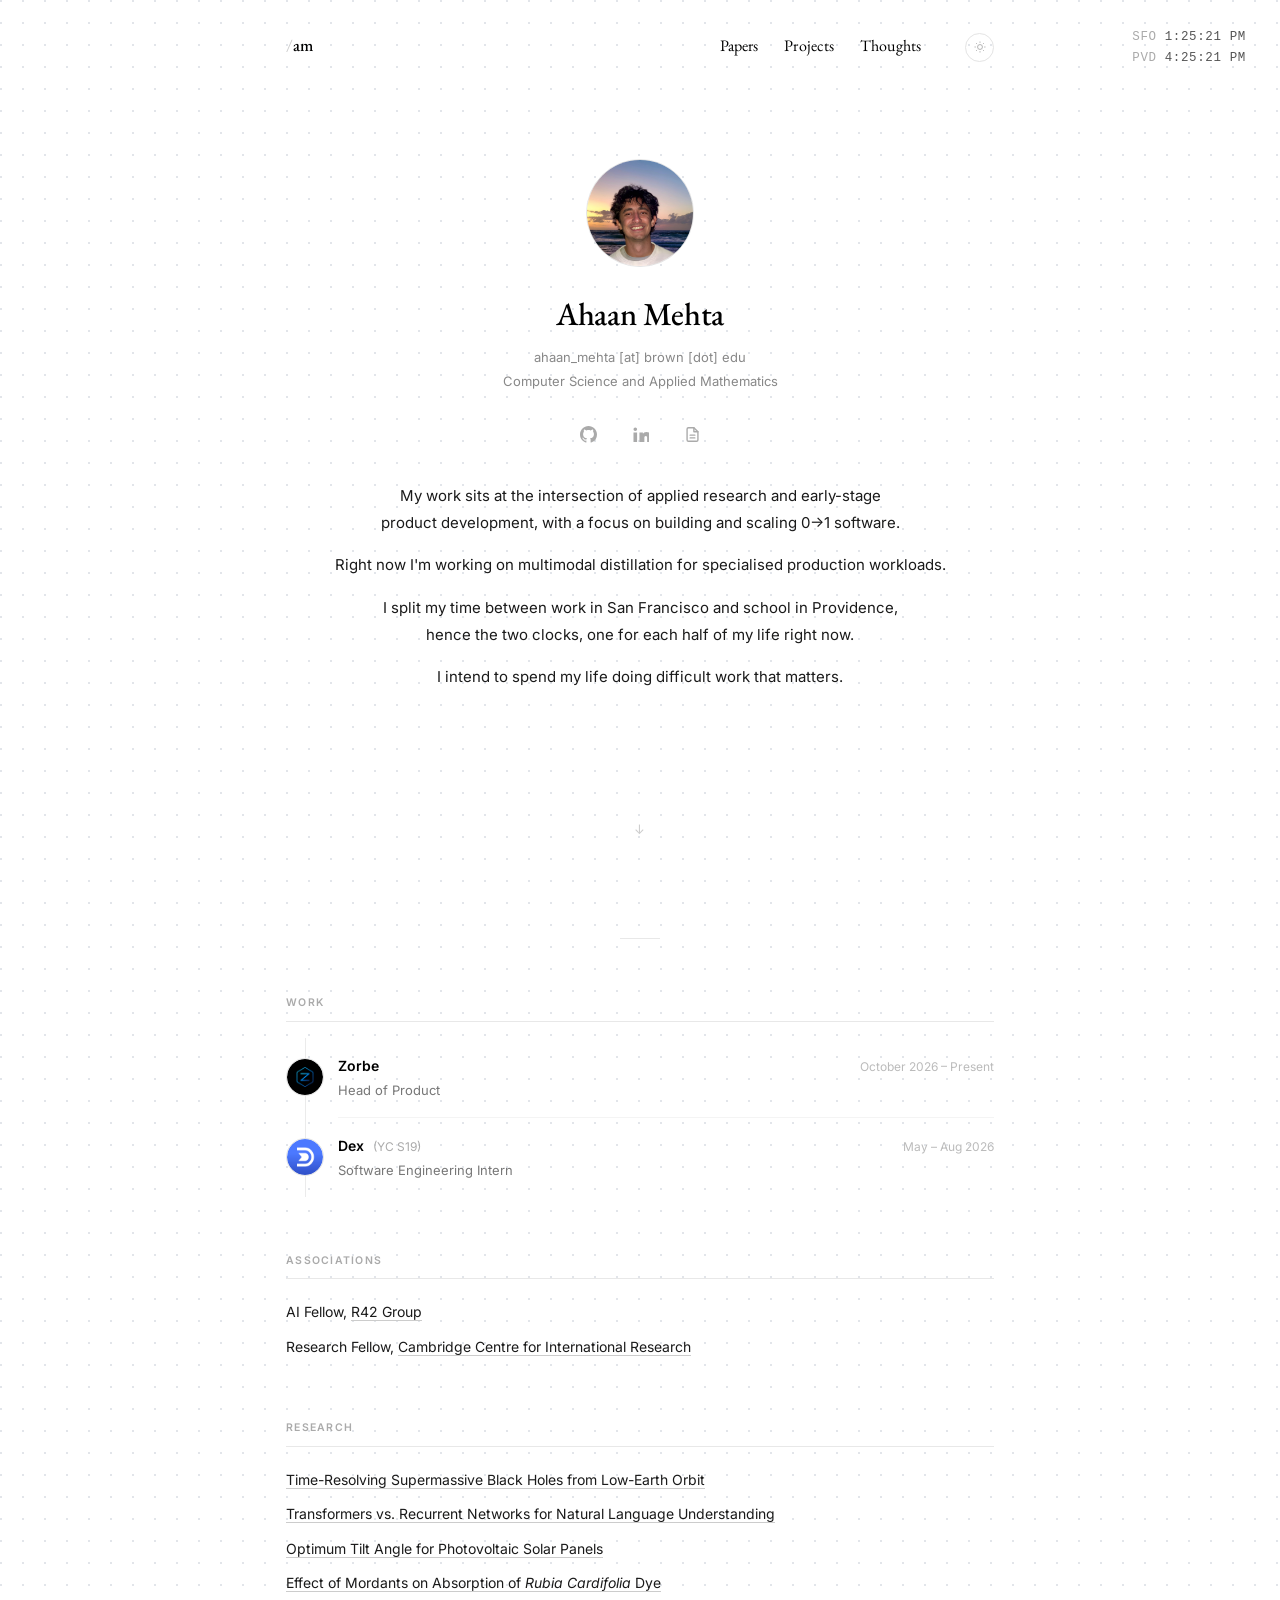
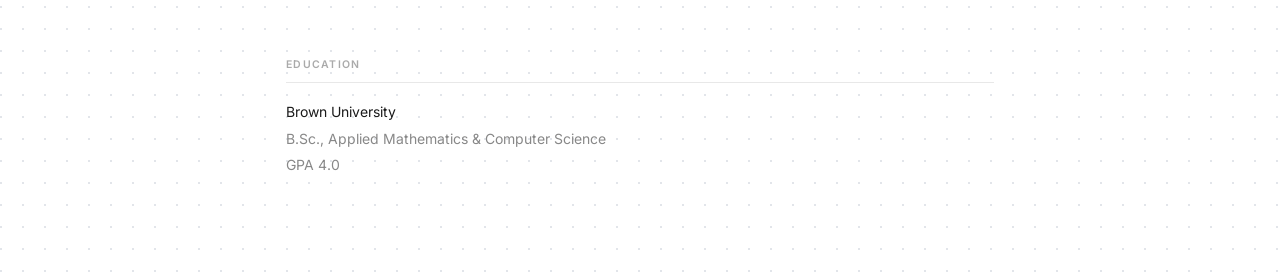
<file: index.html>
<!DOCTYPE html>
<html lang="en">
<head>
<meta charset="UTF-8">
<script>(function(){try{var t=localStorage.getItem("theme");if(t)document.documentElement.setAttribute("data-theme",t);}catch(e){}})();</script>
<meta name="viewport" content="width=device-width, initial-scale=1.0">
<meta name="description" content="Ahaan Mehta. Student at Brown University, working on applied research and early-stage product development, with a focus on building and scaling 0→1 software systems.">
<meta property="og:title" content="Ahaan Mehta">
<meta property="og:description" content="Student at Brown University. Applied research and early-stage product development.">
<meta property="og:type" content="website">
<meta property="og:url" content="https://ahaan025.github.io/">
<meta name="twitter:card" content="summary">
<link rel="icon" href="data:image/svg+xml,%3Csvg xmlns='http://www.w3.org/2000/svg' viewBox='0 0 32 32'%3E%3Ctext y='25' font-size='26' font-family='Georgia,serif'%3Eam%3C/text%3E%3C/svg%3E">
<title>Ahaan Mehta</title>
<link rel="preconnect" href="https://fonts.googleapis.com">
<link href="https://fonts.googleapis.com/css2?family=EB+Garamond:ital,wght@0,400;0,500;0,600;1,400&family=Inter:wght@300;400;500&display=swap" rel="stylesheet">
<link rel="stylesheet" href="style.css">
<style>
/* ── ABOVE FOLD ── */
/* Full window height, content on the true vertical centre.
   The scroll arrow is absolute so it doesn't pull the
   centre of gravity upward. */
.above-fold {
  /* minus the top bar, so the centre of this block is the
     centre of the window rather than 88px below it.
     svh keeps mobile browsers' collapsing URL bar out of it. */
  min-height: calc(100vh - 88px);
  min-height: calc(100svh - 88px);
  display: flex;
  flex-direction: column;
  justify-content: center;
  align-items: center;
  text-align: center;
  position: relative;
  /* bottom padding exceeds the top so the block rides a little
     above the geometric centre, which reads as centred. */
  padding: 24px 0 110px;
}

.avatar {
  width: 108px;
  height: 108px;
  border-radius: 50%;
  overflow: hidden;
  flex-shrink: 0;
  border: 1px solid var(--border);
  margin-bottom: 22px;
  transition: transform 0.4s cubic-bezier(0.2, 0.7, 0.3, 1),
              border-color 0.4s ease;
}
.avatar:hover {
  transform: scale(1.035);
  border-color: var(--faint-3);
}
.avatar img {
  width: 100%; height: 100%;
  object-fit: cover; object-position: center top;
  display: block;
  transition: transform 0.6s cubic-bezier(0.2, 0.7, 0.3, 1);
}
/* The photo drifts a little further than its frame, so the
   crop shifts under the circle rather than the whole thing
   just getting bigger. */
.avatar:hover img { transform: scale(1.06); }

@media (prefers-reduced-motion: reduce) {
  .avatar, .avatar img { transition: none; }
  .avatar:hover, .avatar:hover img { transform: none; }
}

h1 {
  font-family: var(--serif);
  font-size: 32px;
  font-weight: 500;
  letter-spacing: -0.25px;
  margin-bottom: 7px;
}

.meta {
  font-family: var(--sans);
  font-size: 13px;
  color: var(--muted);
  margin-bottom: 3px;
}

/* ── TOP LINKS (icons) ── */
.links {
  display: flex;
  gap: 22px;
  margin: 24px 0 34px;
  justify-content: center;
  align-items: center;
}
.icon-link {
  color: var(--faint);
  display: inline-flex;
  align-items: center;
  justify-content: center;
  width: 30px;
  height: 30px;
  transition: color 0.18s ease, transform 0.18s ease;
}
.icon-link svg { width: 17px; height: 17px; fill: currentColor; display: block; }
/* the resume mark is drawn in strokes, so it must not take a fill */
.icon-link svg[stroke] { fill: none; }
.icon-link:hover { color: var(--text); transform: translateY(-1px) scale(1.12); }

/* ── BIO ── */
.bio {
  /* Centred to match the name and link row above it, and run to
     the full width of the column rather than a narrower measure. */
  text-align: center;
  max-width: 100%;
  width: 100%;
}
.bio p {
  font-family: var(--sans);
  color: var(--text-2);
  font-size: 15px;
  line-height: 1.78;
  margin-bottom: 16px;
  /* Even out the line lengths so the ragged edges stay symmetric. */
  text-wrap: balance;
}
.bio p:last-child { margin-bottom: 0; }

/* ── SCROLL HINT ── */
.scroll-hint {
  position: absolute;
  bottom: 34px;
  left: 50%;
  transform: translateX(-50%);
  font-size: 13px;
  color: var(--faint-3);
  font-family: var(--sans);
  letter-spacing: 0.04em;
}

/* ── DIVIDER ── */
.divider {
  width: 40px;
  height: 1px;
  background: var(--rule);
  margin: 64px auto 0;
}

/* ── SECTIONS ── */
.below-fold { padding-top: 0; }
section { margin-top: 56px; }
.section-label {
  font-family: var(--sans);
  font-size: 10.5px;
  font-weight: 600;
  letter-spacing: 0.12em;
  text-transform: uppercase;
  color: var(--faint);
  padding-bottom: 9px;
  border-bottom: 1px solid var(--rule);
  margin-bottom: 16px;
}

/* ── WORK TIMELINE ── */
.timeline-track {
  position: relative;
  padding-left: 52px;
}
.timeline-track::before {
  content: '';
  position: absolute;
  left: 19px;
  top: 0;
  bottom: 0;
  width: 1px;
  background: var(--rule-2);
}

.tl-item {
  position: relative;
  display: flex;
  align-items: flex-start;
  gap: 16px;
  padding: 16px 0;
  border-bottom: 1px solid var(--rule-5);
}
.tl-item:last-child { border-bottom: none; }

/* With a single role the connecting line is just a stub, so hide it.
   It comes back automatically once there are two or more. */
.timeline-track:has(.tl-item:only-child)::before { display: none; }

.tl-dot {
  position: absolute;
  left: -52px;
  top: 50%;
  transform: translateY(-50%);
  width: 38px;
  height: 38px;
  border-radius: 50%;
  background: var(--mark-bg);
  border: 1px solid var(--border);
  display: flex;
  align-items: center;
  justify-content: center;
  overflow: hidden;
  flex-shrink: 0;
  z-index: 1;
}
.tl-dot img { width: 100%; height: 100%; object-fit: cover; border-radius: 50%; display: block; }

.tl-main { flex: 1; }
.tl-header {
  display: flex;
  align-items: baseline;
  justify-content: space-between;
  gap: 12px;
}

/* Link wraps only the company name */
.tl-link {
  text-decoration: none;
  color: inherit;
  display: inline-block;
}
.tl-company {
  font-family: var(--sans);
  font-size: 14px;
  font-weight: 600;
  display: inline-block;
  transition: transform 0.18s ease;
  transform-origin: left center;
}
.tl-link:hover .tl-company { transform: scale(1.06); }

.tl-yc {
  font-size: 12px;
  color: var(--faint);
  font-weight: 400;
  margin-left: 5px;
  font-family: var(--sans);
  letter-spacing: 0;
}
.tl-date {
  font-size: 12px;
  color: var(--faint-2);
  font-family: var(--sans);
  white-space: nowrap;
}
.tl-role {
  font-size: 13px;
  color: var(--text-5);
  margin-top: 2px;
}

/* ── PLAIN TEXT ROWS (everything except Work) ── */
.rows { display: flex; flex-direction: column; }
.row {
  font-family: var(--sans);
  font-size: 14px;
  color: var(--text-2);
  line-height: 1.6;
  padding: 6px 0;
}
.row a {
  color: inherit;
  text-decoration: none;
  border-bottom: 1px solid var(--faint-3);
  transition: border-color 0.15s;
}
.row a:hover { border-bottom-color: var(--text); }
.row .dim { color: var(--muted); }
.row.tight { padding: 2px 0; }

/* Optional second line under any row, for dates, places, a short
   note. Add <span class="sub">…</span> inside a .row. */
.row .sub {
  display: block;
  font-size: 12.5px;
  color: var(--muted);
  margin-top: 1px;
}
.row .when { float: right; font-size: 12.5px; color: var(--faint-2); }


/* ── RESPONSIVE ── */
@media (max-width: 640px) {
  .above-fold { min-height: calc(100svh - 132px); padding: 16px 0 72px; }
  h1 { font-size: 27px; }
  .avatar { width: 92px; height: 92px; margin-bottom: 18px; }
  .meta { font-size: 13px; }
  .links { gap: 18px; margin: 22px 0 32px; }
  .link-item a { font-size: 13px; }
  .bio { max-width: 100%; }
  .bio p { font-size: 14.5px; line-height: 1.72; }
  .tl-header { flex-direction: column; gap: 2px; }
}

/* links in the bio */
.bio a {
  color: inherit;
  text-decoration: none;
  border-bottom: 1px solid var(--faint-3);
  transition: border-color 0.15s;
}
.bio a:hover { border-bottom-color: var(--text); }

</style>
</head>
<body>
<div class="container">


  <!-- TOP BAR -->
  <div class="topbar">
    <nav>
      <a href="index.html" class="monogram" aria-label="Ahaan Mehta, home"><span class="slash">/</span><span class="mark">am</span></a>
      <div class="nav-links">
        <a href="research.html">Papers</a>
        <a href="projects.html">Projects</a>
        <a href="thoughts.html">Thoughts</a>
      </div>
      <button type="button" class="theme-toggle" data-theme-toggle aria-label="Switch between light and dark"><svg class="sun" viewBox="0 0 24 24" aria-hidden="true"><circle cx="12" cy="12" r="4.2"/><path d="M12 2.6v2.2M12 19.2v2.2M2.6 12h2.2M19.2 12h2.2M5.4 5.4l1.6 1.6M17 17l1.6 1.6M18.6 5.4L17 7M7 17l-1.6 1.6"/></svg><svg class="moon" viewBox="0 0 24 24" aria-hidden="true"><path d="M20.5 14.2A8.4 8.4 0 019.8 3.5a8.5 8.5 0 1010.7 10.7z"/></svg></button>
    </nav>
    <div class="clocks" aria-label="Local time in San Francisco and Providence"></div>
  </div>

<!-- ABOVE FOLD -->
  <div class="above-fold">

    <div class="avatar">
      <img src="assets/avatar.jpg" alt="Ahaan Mehta">
    </div>

    <h1>Ahaan Mehta</h1>
    <div class="meta">ahaan_mehta [at] brown [dot] edu</div>
    <div class="meta">Computer Science and Applied Mathematics</div>

    <!-- TOP LINKS — icons; hover shows a preview card (see site.js) -->
    <div class="links">
      <a class="icon-link" href="https://github.com/ahaan025" target="_blank" rel="noopener" data-preview="github" aria-label="GitHub"><svg viewBox="0 0 16 16" aria-hidden="true"><path d="M8 0C3.58 0 0 3.58 0 8c0 3.54 2.29 6.53 5.47 7.59.4.07.55-.17.55-.38 0-.19-.01-.82-.01-1.49-2.01.37-2.53-.49-2.69-.94-.09-.23-.48-.94-.82-1.13-.28-.15-.68-.52-.01-.53.63-.01 1.08.58 1.23.82.72 1.21 1.87.87 2.33.66.07-.52.28-.87.51-1.07-1.78-.2-3.64-.89-3.64-3.95 0-.87.31-1.59.82-2.15-.08-.2-.36-1.02.08-2.12 0 0 .67-.21 2.2.82.64-.18 1.32-.27 2-.27.68 0 1.36.09 2 .27 1.53-1.04 2.2-.82 2.2-.82.44 1.1.16 1.92.08 2.12.51.56.82 1.27.82 2.15 0 3.07-1.87 3.75-3.65 3.95.29.25.54.73.54 1.48 0 1.07-.01 1.93-.01 2.2 0 .21.15.46.55.38A8.013 8.013 0 0016 8c0-4.42-3.58-8-8-8z"/></svg></a>
      <a class="icon-link" href="https://www.linkedin.com/in/ahaan-mehta/" target="_blank" rel="noopener" data-preview="linkedin" aria-label="LinkedIn"><svg viewBox="0 0 16 16" aria-hidden="true"><path d="M3.11 1.4a1.71 1.71 0 11-.02 3.42 1.71 1.71 0 01.02-3.42zM1.4 6.1h3.4V15H1.4zM7 6.1h3.26v1.22h.05c.45-.86 1.56-1.77 3.22-1.77 3.44 0 4.08 2.27 4.08 5.21V15h-3.4v-3.57c0-.85-.02-1.95-1.19-1.95-1.19 0-1.37.93-1.37 1.89V15H7z"/></svg></a>
      <!-- TO UPDATE RESUME: replace assets/resume.pdf -->
      <a class="icon-link" href="assets/resume.pdf" target="_blank" rel="noopener" data-preview="resume" aria-label="Resume"><svg viewBox="0 0 16 16" aria-hidden="true" fill="none" stroke="currentColor" stroke-width="1.3" stroke-linecap="round" stroke-linejoin="round"><path d="M9.3 1.6H4.2a1.3 1.3 0 00-1.3 1.3v10.2a1.3 1.3 0 001.3 1.3h7.6a1.3 1.3 0 001.3-1.3V5.4z"/><path d="M9.3 1.6v3.8h3.8M5.8 8.6h4.4M5.8 11.2h4.4"/></svg></a>
    </div>

    <!-- BIO -->
    <div class="bio">
      <p>My work sits at the intersection of applied research and early-stage product development, with a focus on building and scaling 0→1 software.</p>
      <p>Right now I'm working on multimodal distillation for specialised production workloads.</p>
      <p>I split my time between work in San Francisco and school in Providence, hence the two clocks, one for each half of my life right now.</p>
      <p>I intend to spend my life doing difficult work that matters.</p>
    </div>

    <div class="scroll-hint">↓</div>
  </div>

  <div class="divider"></div>

  <!-- BELOW FOLD -->
  <div class="below-fold">

    <!-- WORK — the only section with logos -->
    <section>
      <div class="section-label">Work</div>
      <div class="timeline-track">

        <div class="tl-item">
          <div class="tl-dot">
            <img src="assets/zorbe.png" alt="Zorbe">
          </div>
          <div class="tl-main">
            <div class="tl-header">
              <div>
                <a class="tl-link" href="https://zorbe.ai" target="_blank" rel="noopener" data-preview="zorbe">
                  <span class="tl-company">Zorbe</span>
                </a>
              </div>
              <div class="tl-date">October 2026 – Present</div>
            </div>
            <div class="tl-role">Head of Product</div>
          </div>
        </div>

        <div class="tl-item">
          <div class="tl-dot">
            <img src="assets/dex.png" alt="Dex">
          </div>
          <div class="tl-main">
            <div class="tl-header">
              <div>
                <a class="tl-link" href="https://getdex.com" target="_blank" rel="noopener" data-preview="dex">
                  <span class="tl-company">Dex</span>
                </a>
                <span class="tl-yc">(YC S19)</span>
              </div>
              <div class="tl-date">May – Aug 2026</div>
            </div>
            <div class="tl-role">Software Engineering Intern</div>
          </div>
        </div>

      </div>
    </section>

    <!-- ASSOCIATIONS -->
    <section>
      <div class="section-label">Associations</div>
      <div class="rows">
        <!-- To add a detail line, drop a <span class="sub"> inside the row:
             <div class="row">AI Fellow, <a …>R42 Group</a><span class="sub">Deep tech and longevity, 2026</span></div> -->
        <div class="row">AI Fellow, <a href="https://www.r42group.com/" target="_blank" rel="noopener" data-preview="r42">R42 Group</a></div>
        <div class="row">Research Fellow, <a href="https://cambridge-research.org/" target="_blank" rel="noopener" data-preview="ccir">Cambridge Centre for International Research</a></div>
      </div>
    </section>

    <!-- RESEARCH -->
    <section>
      <div class="section-label">Research</div>
      <div class="rows">
        <div class="row"><a href="research.html">Time-Resolving Supermassive Black Holes from Low-Earth Orbit</a></div>
        <div class="row"><a href="research.html">Transformers vs. Recurrent Networks for Natural Language Understanding</a></div>
        <div class="row"><a href="research.html">Optimum Tilt Angle for Photovoltaic Solar Panels</a></div>
        <div class="row"><a href="research.html">Effect of Mordants on Absorption of <em>Rubia Cardifolia</em> Dye</a></div>
      </div>
    </section>

    <!-- EDUCATION -->
    <section>
      <div class="section-label">Education</div>
      <div class="rows">
        <div class="row tight">Brown University</div>
        <div class="row tight"><span class="dim">B.Sc., Applied Mathematics &amp; Computer Science</span></div>
        <div class="row tight"><span class="dim">GPA 4.0</span></div>
      </div>
    </section>

  </div>
</div>
<script src="site.js"></script>
</body>
</html>
</file>
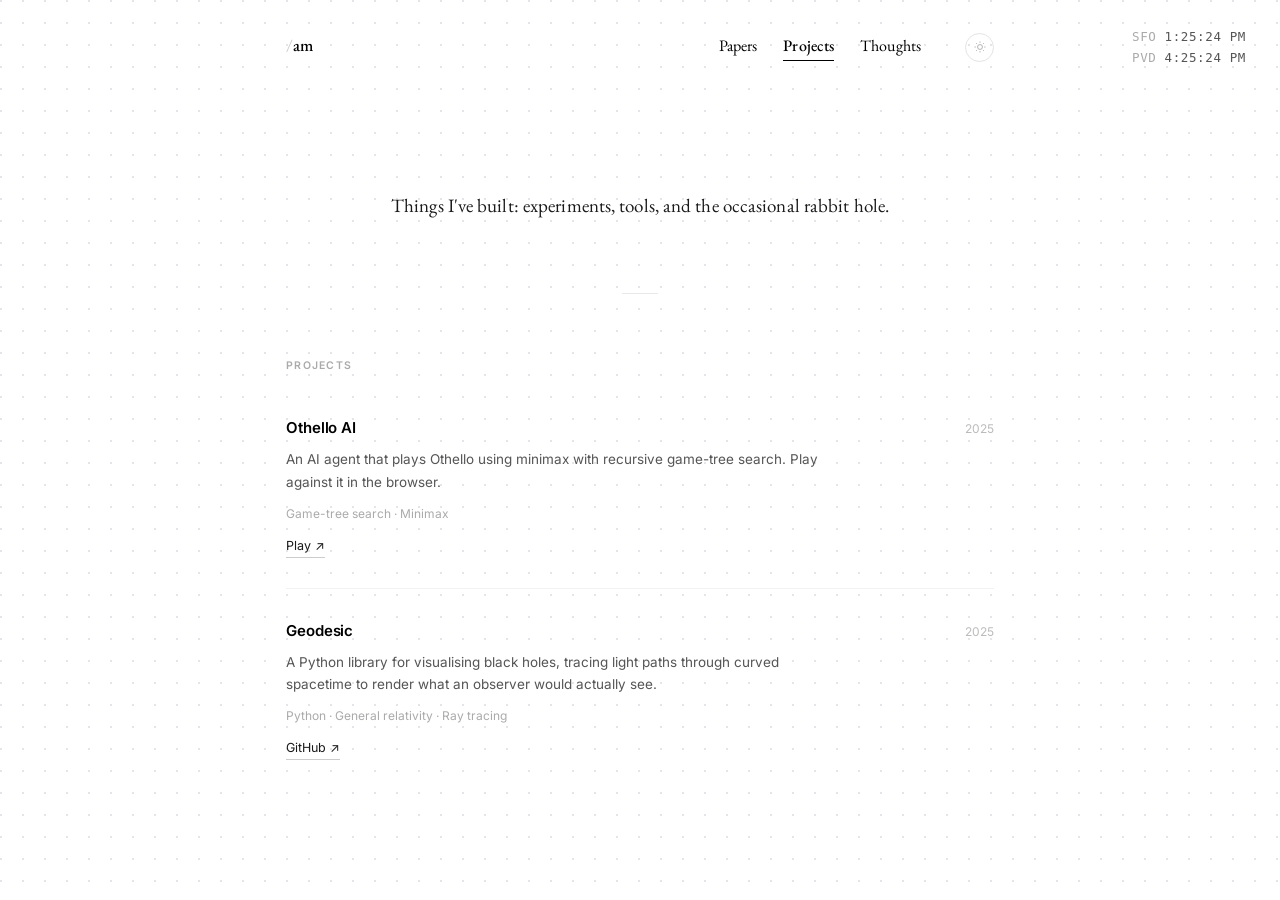
<file: projects.html>
<!DOCTYPE html>
<html lang="en">
<head>
<meta charset="UTF-8">
<script>(function(){try{var t=localStorage.getItem("theme");if(t)document.documentElement.setAttribute("data-theme",t);}catch(e){}})();</script>
<meta name="viewport" content="width=device-width, initial-scale=1.0">
<title>Projects · Ahaan Mehta</title>
<link rel="preconnect" href="https://fonts.googleapis.com">
<link href="https://fonts.googleapis.com/css2?family=EB+Garamond:ital,wght@0,400;0,500;0,600;1,400&family=Inter:wght@300;400;500;600&display=swap" rel="stylesheet">
<link rel="stylesheet" href="style.css">
<style>
/* INTRO */
.intro {
  text-align: center;
  margin: 130px auto 0;
  max-width: 560px;
}
.intro p {
  font-family: var(--serif);
  font-size: 19px;
  line-height: 1.5;
  color: var(--text-2);
  letter-spacing: 0.1px;
}

.intro-divider {
  width: 36px;
  height: 1px;
  background: var(--rule);
  margin: 72px auto 0;
}

/* PROJECTS */
.projects { margin-top: 64px; }
.section-label {
  font-family: var(--sans);
  font-size: 10.5px;
  font-weight: 600;
  letter-spacing: 0.12em;
  text-transform: uppercase;
  color: var(--faint);
  margin-bottom: 12px;
}

.project {
  padding: 30px 0;
  border-bottom: 1px solid var(--rule-4);
}
.project:last-child { border-bottom: none; }

.project-header {
  display: flex;
  align-items: baseline;
  justify-content: space-between;
  gap: 12px;
}
.project-name {
  font-family: var(--sans);
  font-size: 15px;
  font-weight: 600;
  color: var(--text);
  letter-spacing: -0.1px;
}
.project-year {
  font-size: 12px;
  color: var(--faint-2);
  font-family: var(--sans);
  white-space: nowrap;
}
.project-desc {
  font-size: 13.5px;
  color: var(--text-3);
  line-height: 1.7;
  max-width: 560px;
  margin-top: 8px;
}
.project-tech {
  font-size: 12px;
  color: var(--faint);
  margin-top: 10px;
  font-family: var(--sans);
}
.project-links {
  display: flex;
  gap: 18px;
  margin-top: 12px;
}
.project-links a {
  font-family: var(--sans);
  font-size: 12.5px;
  color: var(--text-2);
  text-decoration: none;
  border-bottom: 1px solid var(--faint-3);
  padding-bottom: 1px;
  transition: border-color 0.15s;
}
.project-links a:hover { border-bottom-color: var(--text); }

/* RESPONSIVE */
@media (max-width: 640px) {
  .intro { margin-top: 80px; }
  .project-header { flex-direction: column; gap: 2px; }
}
</style>
</head>
<body>
<div class="container">


  <!-- TOP BAR -->
  <div class="topbar">
    <nav>
      <a href="index.html" class="monogram" aria-label="Ahaan Mehta, home"><span class="slash">/</span><span class="mark">am</span></a>
      <div class="nav-links">
        <a href="research.html">Papers</a>
        <a href="projects.html" class="active">Projects</a>
        <a href="thoughts.html">Thoughts</a>
      </div>
      <button type="button" class="theme-toggle" data-theme-toggle aria-label="Switch between light and dark"><svg class="sun" viewBox="0 0 24 24" aria-hidden="true"><circle cx="12" cy="12" r="4.2"/><path d="M12 2.6v2.2M12 19.2v2.2M2.6 12h2.2M19.2 12h2.2M5.4 5.4l1.6 1.6M17 17l1.6 1.6M18.6 5.4L17 7M7 17l-1.6 1.6"/></svg><svg class="moon" viewBox="0 0 24 24" aria-hidden="true"><path d="M20.5 14.2A8.4 8.4 0 019.8 3.5a8.5 8.5 0 1010.7 10.7z"/></svg></button>
    </nav>
    <div class="clocks" aria-label="Local time in San Francisco and Providence"></div>
  </div>

<!-- INTRO -->
  <section class="intro">
    <p>Things I've built: experiments, tools, and the occasional rabbit hole.</p>
  </section>

  <div class="intro-divider"></div>

  <!-- PROJECTS -->
  <!-- ════════════════════════════════════════════════════
       TO ADD A PROJECT: copy one <article class="project">
       block, update the name, year, description, tech, and
       links. Delete any link that doesn't apply.
       ════════════════════════════════════════════════════ -->
  <section class="projects">
    <div class="section-label">Projects</div>

    <article class="project">
      <div class="project-header">
        <div class="project-name">Othello AI</div>
        <div class="project-year">2025</div>
      </div>
      <p class="project-desc">An AI agent that plays Othello using minimax with recursive game-tree search. Play against it in the browser.</p>
      <div class="project-tech">Game-tree search · Minimax</div>
      <div class="project-links">
        <a href="https://othello-ai.netlify.app/" target="_blank" rel="noopener">Play ↗</a>
      </div>
    </article>

    <article class="project">
      <div class="project-header">
        <div class="project-name">Geodesic</div>
        <div class="project-year">2025</div>
      </div>
      <p class="project-desc">A Python library for visualising black holes, tracing light paths through curved spacetime to render what an observer would actually see.</p>
      <div class="project-tech">Python · General relativity · Ray tracing</div>
      <div class="project-links">
        <a href="https://github.com/ahaan025/geodesic" target="_blank" rel="noopener">GitHub ↗</a>
      </div>
    </article>

  </section>
</div>
<script src="site.js"></script>
</body>
</html>
</file>
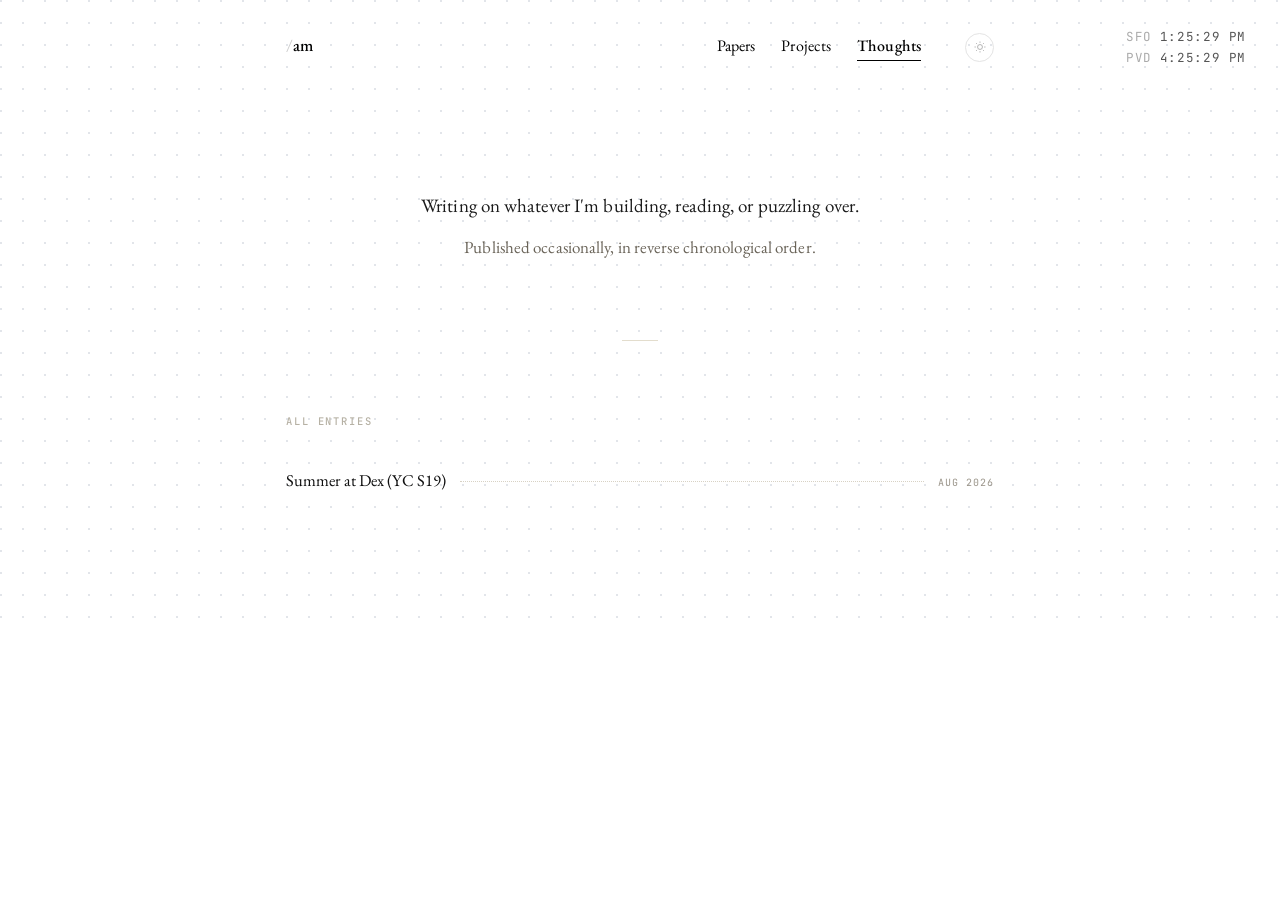
<file: thoughts.html>
<!DOCTYPE html>
<html lang="en">
<head>
<meta charset="UTF-8">
<script>(function(){try{var t=localStorage.getItem("theme");if(t)document.documentElement.setAttribute("data-theme",t);}catch(e){}})();</script>
<meta name="viewport" content="width=device-width, initial-scale=1.0">
<title>Thoughts · Ahaan Mehta</title>
<link rel="preconnect" href="https://fonts.googleapis.com">
<link href="https://fonts.googleapis.com/css2?family=EB+Garamond:ital,wght@0,400;0,500;0,600;1,400&family=Inter:wght@300;400;500&family=JetBrains+Mono:wght@400;500&display=swap" rel="stylesheet">
<link rel="stylesheet" href="style.css">
<style>
/* Page overrides */
body { font-size: 14.5px; }
.container { padding-bottom: 120px; }

/* INTRO — matches research page */
.intro {
  text-align: center;
  margin: 130px auto 0;
  max-width: 560px;
}
.intro p {
  font-family: var(--serif);
  font-size: 19px;
  line-height: 1.5;
  color: var(--text-2);
  letter-spacing: 0.1px;
}
.intro p + p {
  margin-top: 14px;
  color: var(--warm-text);
  font-size: 17px;
}

.intro-divider {
  width: 36px;
  height: 1px;
  background: var(--warm-rule-2);
  margin: 80px auto 0;
}

/* LOG INDEX */
.log-index { margin-top: 72px; }
.section-label {
  font-family: var(--mono);
  font-size: 10.5px;
  font-weight: 500;
  letter-spacing: 0.18em;
  color: var(--warm-label);
  text-transform: uppercase;
  margin-bottom: 28px;
}
.log-list { list-style: none; }
.log-list li {
  display: flex;
  align-items: baseline;
  gap: 14px;
  padding: 9px 0;
}
.log-list .title {
  font-family: var(--serif);
  font-size: 16.5px;
  color: var(--text-1);
  text-decoration: none;
  transition: color 0.15s ease;
}
.log-list .leader {
  flex: 1;
  border-bottom: 1px dotted var(--warm-dot);
  transform: translateY(-4px);
  min-width: 24px;
}
.log-list .date {
  font-family: var(--mono);
  font-size: 10px;
  letter-spacing: 0.1em;
  text-transform: uppercase;
  color: var(--warm-date);
  white-space: nowrap;
  flex-shrink: 0;
}
.log-list li:hover .title { color: var(--text); }
.log-list li:hover .leader { border-bottom-color: var(--warm-hover); }

/* RESPONSIVE */
@media (max-width: 640px) {
  .intro { margin-top: 80px; }
  .log-list .title { font-size: 15px; }
}
</style>
</head>
<body>
<div class="container">


  <!-- TOP BAR -->
  <div class="topbar">
    <nav>
      <a href="index.html" class="monogram" aria-label="Ahaan Mehta, home"><span class="slash">/</span><span class="mark">am</span></a>
      <div class="nav-links">
        <a href="research.html">Papers</a>
        <a href="projects.html">Projects</a>
        <a href="thoughts.html" class="active">Thoughts</a>
      </div>
      <button type="button" class="theme-toggle" data-theme-toggle aria-label="Switch between light and dark"><svg class="sun" viewBox="0 0 24 24" aria-hidden="true"><circle cx="12" cy="12" r="4.2"/><path d="M12 2.6v2.2M12 19.2v2.2M2.6 12h2.2M19.2 12h2.2M5.4 5.4l1.6 1.6M17 17l1.6 1.6M18.6 5.4L17 7M7 17l-1.6 1.6"/></svg><svg class="moon" viewBox="0 0 24 24" aria-hidden="true"><path d="M20.5 14.2A8.4 8.4 0 019.8 3.5a8.5 8.5 0 1010.7 10.7z"/></svg></button>
    </nav>
    <div class="clocks" aria-label="Local time in San Francisco and Providence"></div>
  </div>

<!-- INTRO -->
  <section class="intro">
    <p>Writing on whatever I'm building, reading, or puzzling over.</p>
    <p>Published occasionally, in reverse chronological order.</p>
  </section>

  <div class="intro-divider"></div>

  <!-- LOG INDEX -->
  <!-- ════════════════════════════════════════════════════
       TO PUBLISH AN ENTRY:
       1. Copy thoughts/post-template.html to thoughts/your-slug.html
       2. Write your post in it (title, date, body)
       3. Add one <li> below, newest at the top:

       <li>
         <a class="title" href="thoughts/your-slug.html">Your Title</a>
         <span class="leader"></span>
         <span class="date">Aug 2026</span>
       </li>
       ════════════════════════════════════════════════════ -->
  <section class="log-index">
    <div class="section-label">All Entries</div>
    <ul class="log-list">
      <li>
        <a class="title" href="thoughts/two-maps-and-a-sign-out-bug.html">Summer at Dex (YC S19)</a>
        <span class="leader"></span>
        <span class="date">Aug 2026</span>
      </li>
    </ul>
  </section>

</div>
<script src="site.js"></script>
</body>
</html>
</file>
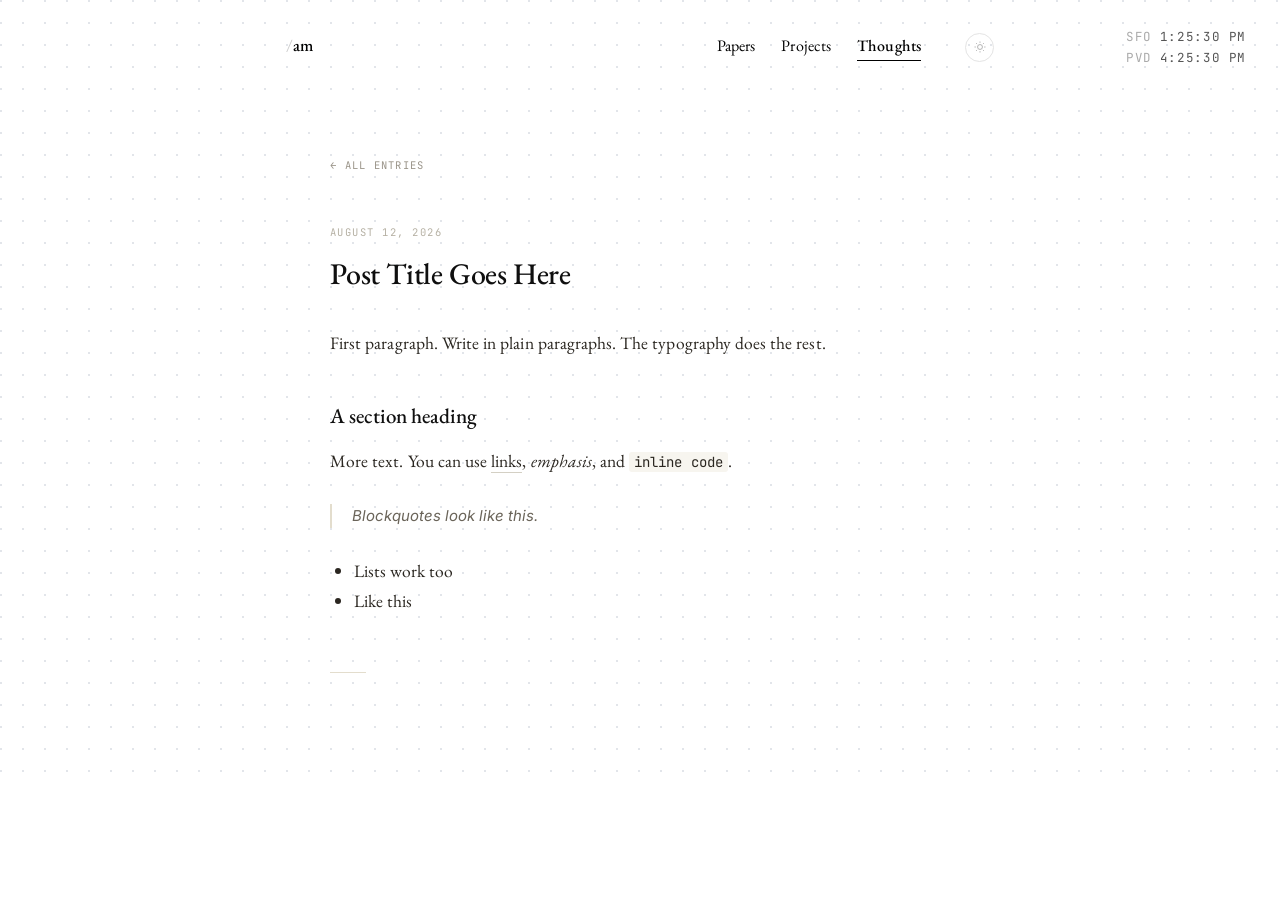
<file: thoughts/post-template.html>
<!DOCTYPE html>
<html lang="en">
<head>
<meta charset="UTF-8">
<script>(function(){try{var t=localStorage.getItem("theme");if(t)document.documentElement.setAttribute("data-theme",t);}catch(e){}})();</script>
<meta name="viewport" content="width=device-width, initial-scale=1.0">

<!-- ════════════════════════════════════════════════════
     LOG POST TEMPLATE — do not edit this file directly.
     TO PUBLISH:
     1. Copy this file to thoughts/your-slug.html
     2. Update the <title>, the date, the h1, and the body
     3. Add an entry to the list in thoughts.html (newest first)
     ════════════════════════════════════════════════════ -->

<title>Post Title · Ahaan Mehta</title>
<link rel="preconnect" href="https://fonts.googleapis.com">
<link href="https://fonts.googleapis.com/css2?family=EB+Garamond:ital,wght@0,400;0,500;0,600;1,400;1,500&family=Inter:wght@300;400;500&family=JetBrains+Mono:wght@400;500&display=swap" rel="stylesheet">
<link rel="stylesheet" href="../style.css">
<style>
/* POST */
.post {
  max-width: 620px;
  margin: 90px auto 0;
}
.back-link {
  font-family: var(--mono);
  font-size: 10.5px;
  letter-spacing: 0.12em;
  text-transform: uppercase;
  color: var(--warm-date);
  text-decoration: none;
  transition: color 0.15s;
}
.back-link:hover { color: var(--text-1); }

.post-date {
  font-family: var(--mono);
  font-size: 10.5px;
  letter-spacing: 0.14em;
  text-transform: uppercase;
  color: var(--warm-label);
  margin: 48px 0 14px;
}
.post h1 {
  font-family: var(--serif);
  font-size: 30px;
  font-weight: 500;
  line-height: 1.25;
  letter-spacing: -0.2px;
  color: var(--text-1);
  margin-bottom: 36px;
}

.post-body p {
  font-family: var(--serif);
  font-size: 17.5px;
  line-height: 1.72;
  color: var(--warm-ink);
  letter-spacing: 0.05px;
  margin-bottom: 22px;
}
.post-body h2 {
  font-family: var(--serif);
  font-size: 21px;
  font-weight: 500;
  color: var(--text-1);
  margin: 40px 0 14px;
}
.post-body a {
  color: inherit;
  text-decoration: none;
  border-bottom: 1px solid var(--warm-rule);
  transition: border-color 0.15s;
}
.post-body a:hover { border-bottom-color: var(--text); }
.post-body em { font-style: italic; }
.post-body blockquote {
  border-left: 2px solid var(--warm-rule-2);
  padding-left: 20px;
  margin: 28px 0;
  color: var(--warm-text);
  font-style: italic;
}
.post-body code {
  font-family: var(--mono);
  font-size: 14px;
  background: var(--warm-bg);
  padding: 1px 5px;
  border-radius: 3px;
}
.post-body ul, .post-body ol {
  font-family: var(--serif);
  font-size: 17.5px;
  line-height: 1.72;
  color: var(--warm-ink);
  margin: 0 0 22px 24px;
}

.post-end {
  width: 36px;
  height: 1px;
  background: var(--warm-rule-2);
  margin: 56px 0 0;
}

/* RESPONSIVE */
@media (max-width: 640px) {
  .post { margin-top: 56px; }
  .post h1 { font-size: 25px; }
  .post-body p, .post-body ul, .post-body ol { font-size: 16.5px; }
}
</style>
</head>
<body>
<div class="container">


  <!-- TOP BAR -->
  <div class="topbar">
    <nav>
      <a href="../index.html" class="monogram" aria-label="Ahaan Mehta, home"><span class="slash">/</span><span class="mark">am</span></a>
      <div class="nav-links">
        <a href="../research.html">Papers</a>
        <a href="../projects.html">Projects</a>
        <a href="../thoughts.html" class="active">Thoughts</a>
      </div>
      <button type="button" class="theme-toggle" data-theme-toggle aria-label="Switch between light and dark"><svg class="sun" viewBox="0 0 24 24" aria-hidden="true"><circle cx="12" cy="12" r="4.2"/><path d="M12 2.6v2.2M12 19.2v2.2M2.6 12h2.2M19.2 12h2.2M5.4 5.4l1.6 1.6M17 17l1.6 1.6M18.6 5.4L17 7M7 17l-1.6 1.6"/></svg><svg class="moon" viewBox="0 0 24 24" aria-hidden="true"><path d="M20.5 14.2A8.4 8.4 0 019.8 3.5a8.5 8.5 0 1010.7 10.7z"/></svg></button>
    </nav>
    <div class="clocks" aria-label="Local time in San Francisco and Providence"></div>
  </div>

<!-- POST -->
  <article class="post">
    <a class="back-link" href="../thoughts.html">← All entries</a>

    <div class="post-date">August 12, 2026</div>
    <h1>Post Title Goes Here</h1>

    <div class="post-body">
      <p>First paragraph. Write in plain paragraphs. The typography does the rest.</p>

      <h2>A section heading</h2>
      <p>More text. You can use <a href="#">links</a>, <em>emphasis</em>, and <code>inline code</code>.</p>

      <blockquote>Blockquotes look like this.</blockquote>

      <ul>
        <li>Lists work too</li>
        <li>Like this</li>
      </ul>
    </div>

    <div class="post-end"></div>
  </article>

</div>
<script src="../site.js"></script>
</body>
</html>
</file>
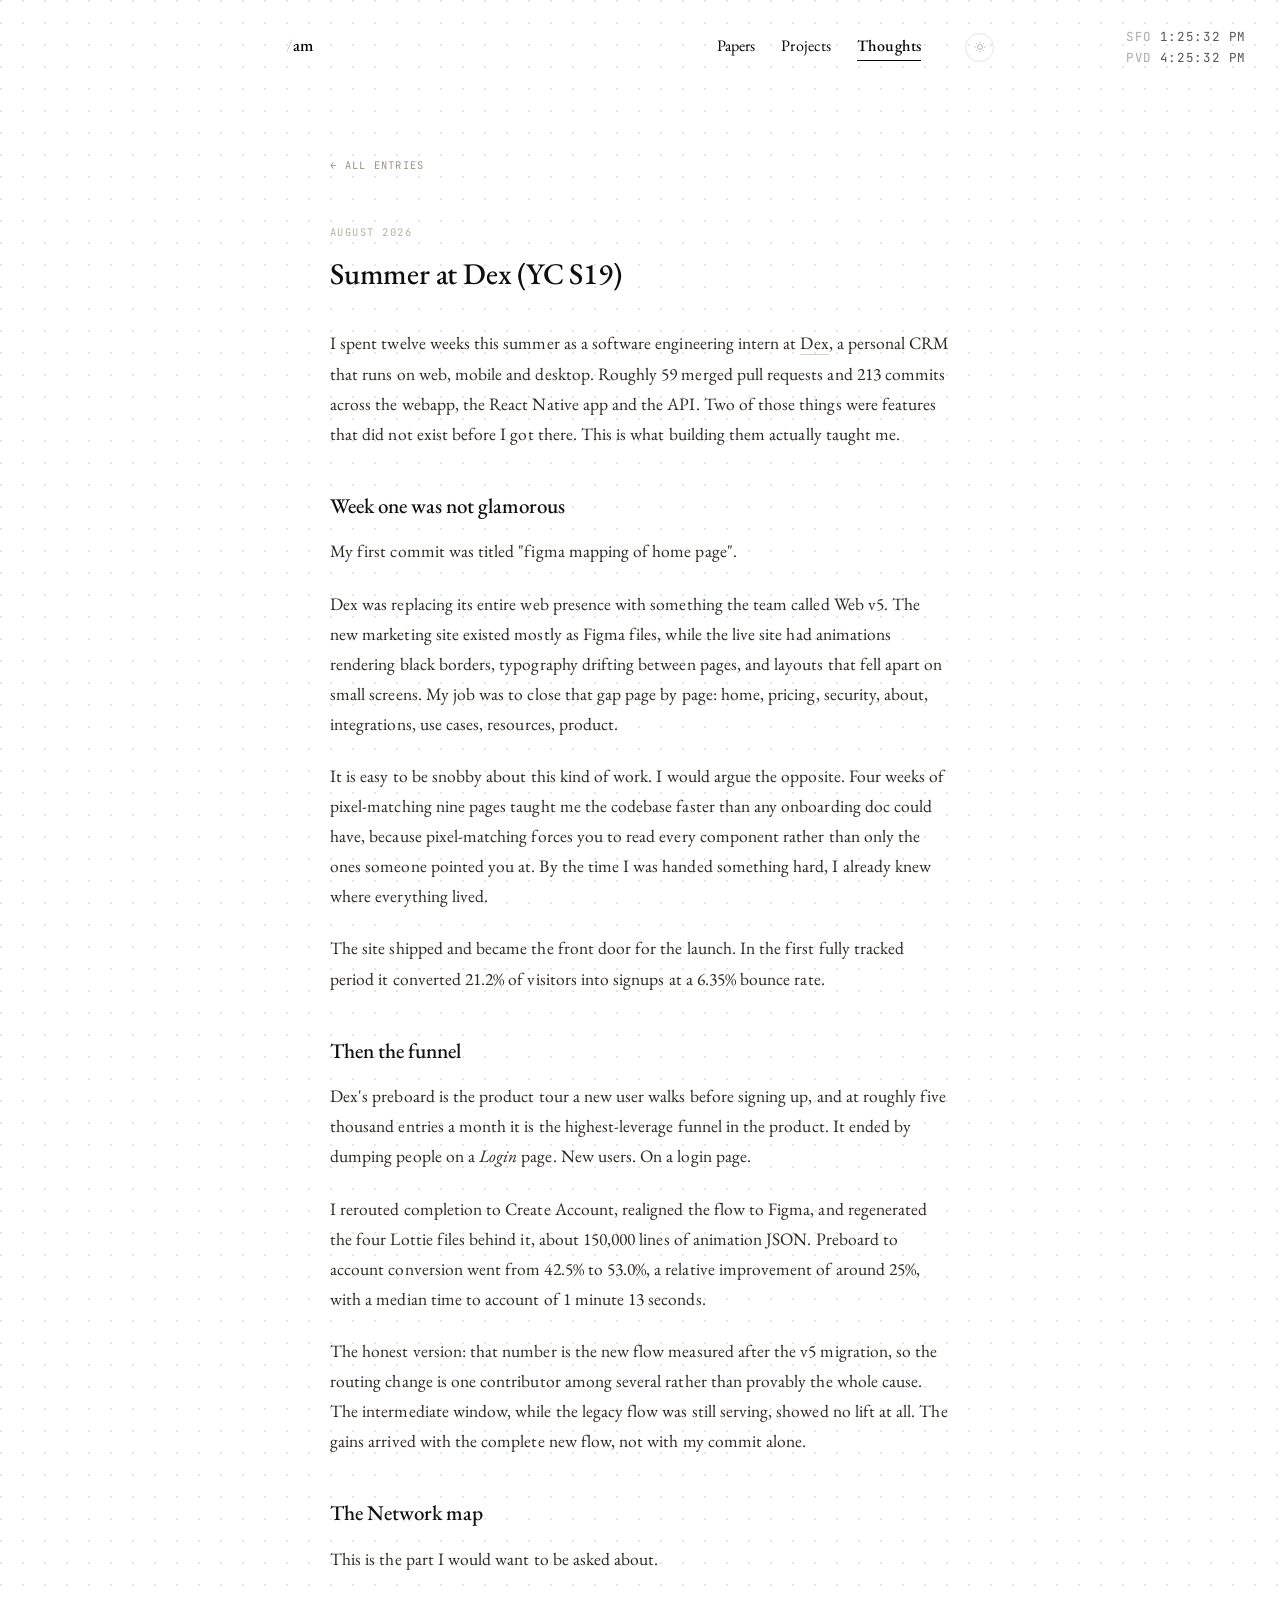
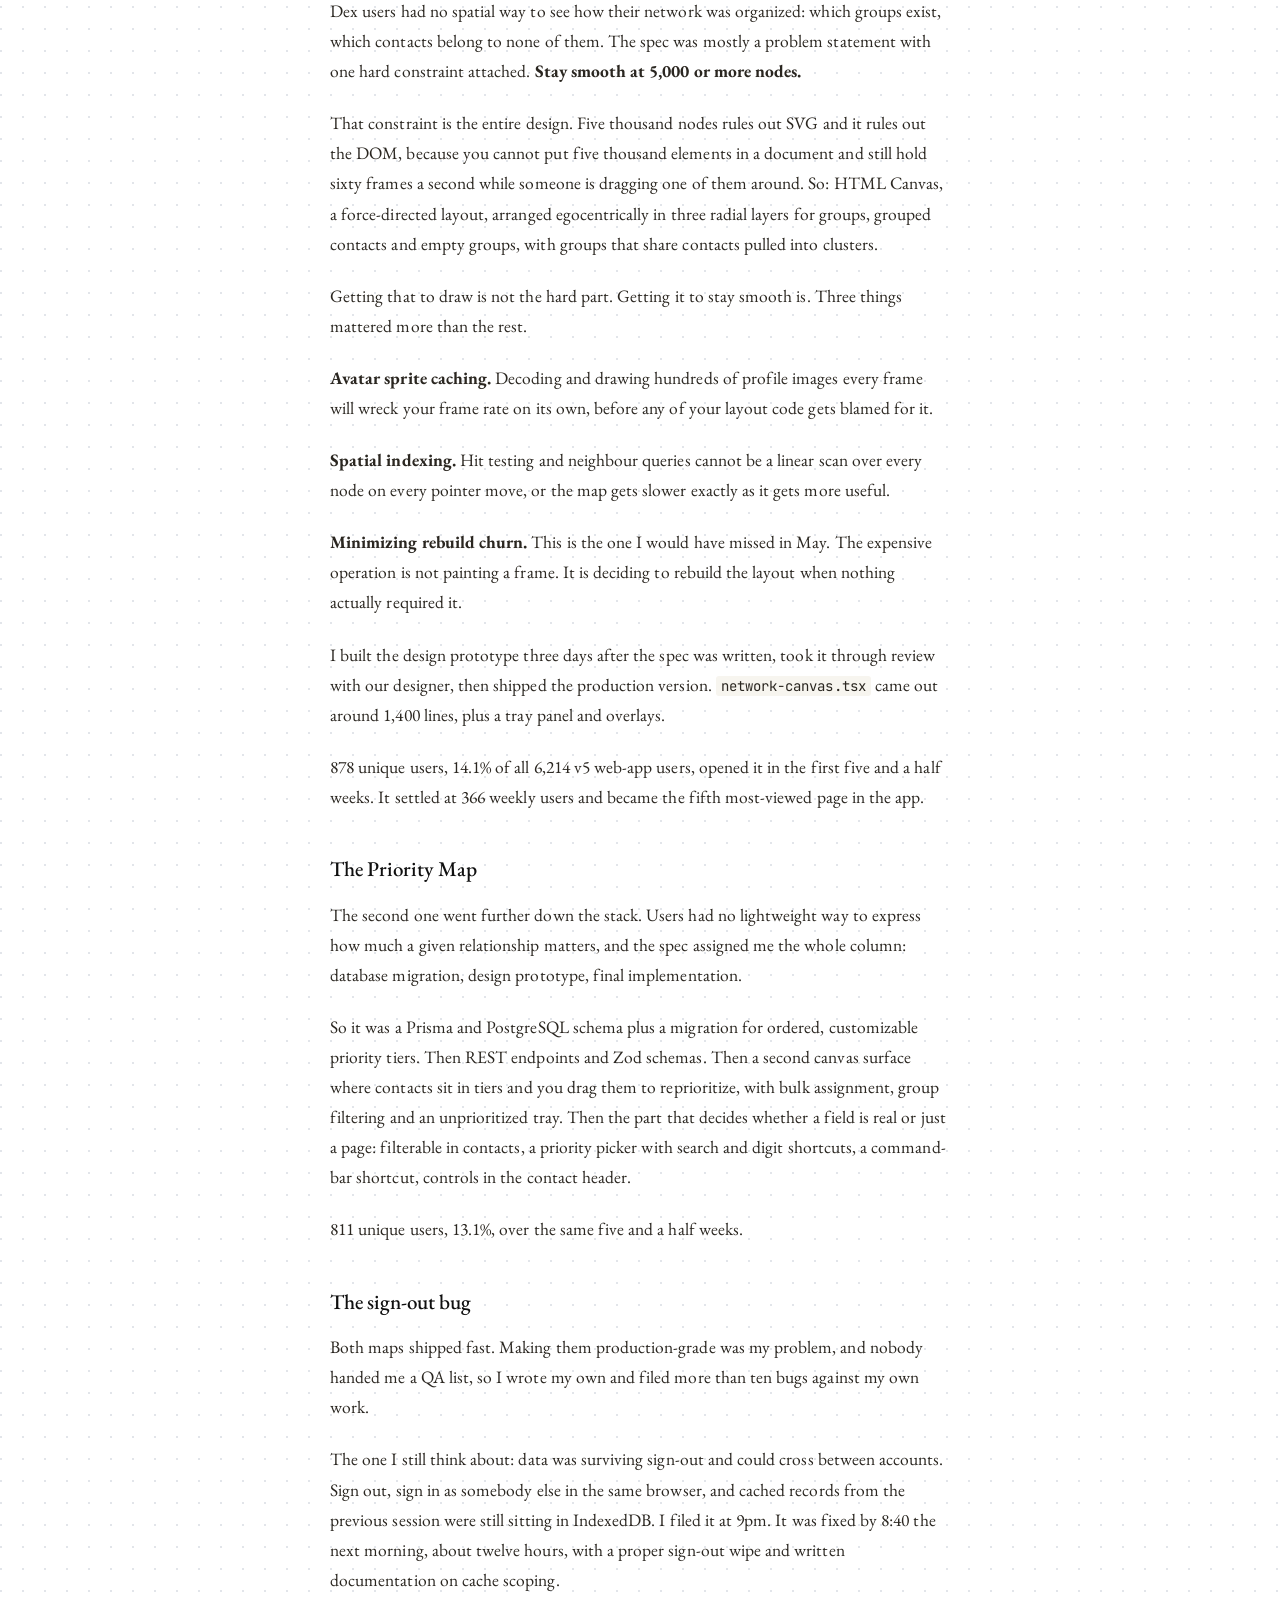
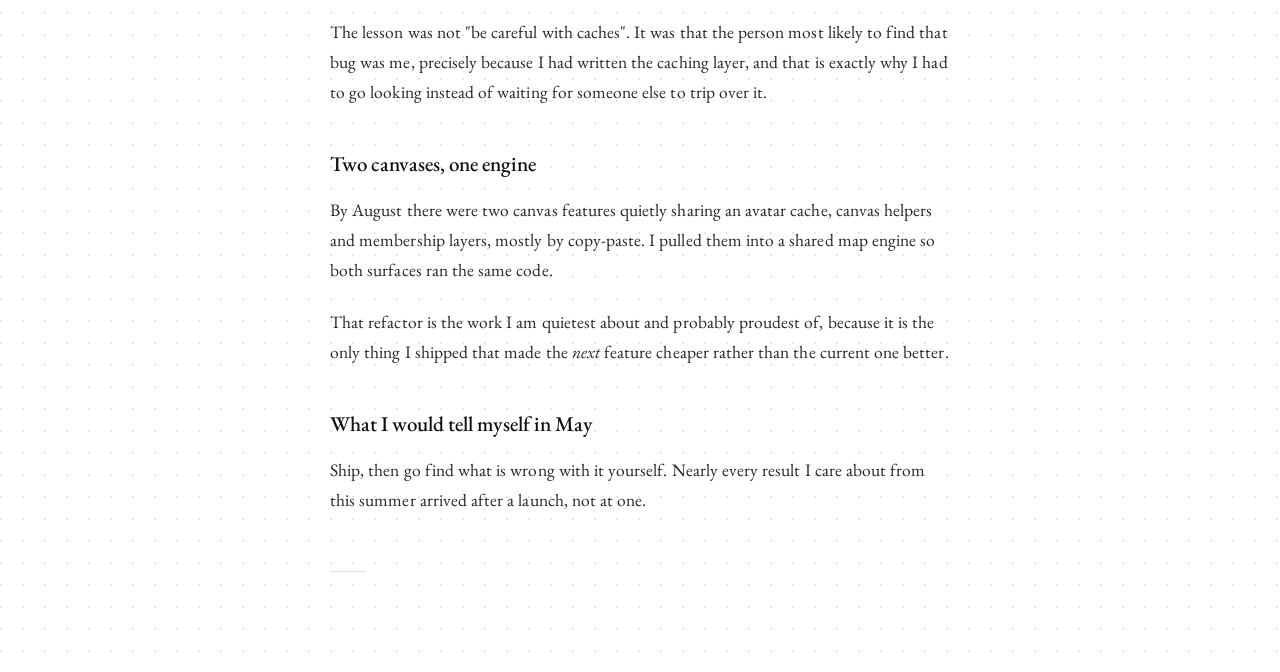
<file: thoughts/two-maps-and-a-sign-out-bug.html>
<!DOCTYPE html>
<html lang="en">
<head>
<meta charset="UTF-8">
<script>(function(){try{var t=localStorage.getItem("theme");if(t)document.documentElement.setAttribute("data-theme",t);}catch(e){}})();</script>
<meta name="viewport" content="width=device-width, initial-scale=1.0">
<title>Summer at Dex (YC S19) · Ahaan Mehta</title>
<link rel="preconnect" href="https://fonts.googleapis.com">
<link href="https://fonts.googleapis.com/css2?family=EB+Garamond:ital,wght@0,400;0,500;0,600;1,400;1,500&family=Inter:wght@300;400;500&family=JetBrains+Mono:wght@400;500&display=swap" rel="stylesheet">
<link rel="stylesheet" href="../style.css">
<style>
/* POST */
.post {
  max-width: 620px;
  margin: 90px auto 0;
}
.back-link {
  font-family: var(--mono);
  font-size: 10.5px;
  letter-spacing: 0.12em;
  text-transform: uppercase;
  color: var(--warm-date);
  text-decoration: none;
  transition: color 0.15s;
}
.back-link:hover { color: var(--text-1); }

.post-date {
  font-family: var(--mono);
  font-size: 10.5px;
  letter-spacing: 0.14em;
  text-transform: uppercase;
  color: var(--warm-label);
  margin: 48px 0 14px;
}
.post h1 {
  font-family: var(--serif);
  font-size: 30px;
  font-weight: 500;
  line-height: 1.25;
  letter-spacing: -0.2px;
  color: var(--text-1);
  margin-bottom: 36px;
}

.post-body p {
  font-family: var(--serif);
  font-size: 17.5px;
  line-height: 1.72;
  color: var(--warm-ink);
  letter-spacing: 0.05px;
  margin-bottom: 22px;
}
.post-body h2 {
  font-family: var(--serif);
  font-size: 21px;
  font-weight: 500;
  color: var(--text-1);
  margin: 40px 0 14px;
}
.post-body a {
  color: inherit;
  text-decoration: none;
  border-bottom: 1px solid var(--warm-rule);
  transition: border-color 0.15s;
}
.post-body a:hover { border-bottom-color: var(--text); }
.post-body em { font-style: italic; }
.post-body blockquote {
  border-left: 2px solid var(--warm-rule-2);
  padding-left: 20px;
  margin: 28px 0;
  color: var(--warm-text);
  font-style: italic;
}
.post-body code {
  font-family: var(--mono);
  font-size: 14px;
  background: var(--warm-bg);
  padding: 1px 5px;
  border-radius: 3px;
}
.post-body ul, .post-body ol {
  font-family: var(--serif);
  font-size: 17.5px;
  line-height: 1.72;
  color: var(--warm-ink);
  margin: 0 0 22px 24px;
}

.post-end {
  width: 36px;
  height: 1px;
  background: var(--warm-rule-2);
  margin: 56px 0 0;
}

/* RESPONSIVE */
@media (max-width: 640px) {
  .post { margin-top: 56px; }
  .post h1 { font-size: 25px; }
  .post-body p, .post-body ul, .post-body ol { font-size: 16.5px; }
}
</style>
</head>
<body>
<div class="container">


  <!-- TOP BAR -->
  <div class="topbar">
    <nav>
      <a href="../index.html" class="monogram" aria-label="Ahaan Mehta, home"><span class="slash">/</span><span class="mark">am</span></a>
      <div class="nav-links">
        <a href="../research.html">Papers</a>
        <a href="../projects.html">Projects</a>
        <a href="../thoughts.html" class="active">Thoughts</a>
      </div>
      <button type="button" class="theme-toggle" data-theme-toggle aria-label="Switch between light and dark"><svg class="sun" viewBox="0 0 24 24" aria-hidden="true"><circle cx="12" cy="12" r="4.2"/><path d="M12 2.6v2.2M12 19.2v2.2M2.6 12h2.2M19.2 12h2.2M5.4 5.4l1.6 1.6M17 17l1.6 1.6M18.6 5.4L17 7M7 17l-1.6 1.6"/></svg><svg class="moon" viewBox="0 0 24 24" aria-hidden="true"><path d="M20.5 14.2A8.4 8.4 0 019.8 3.5a8.5 8.5 0 1010.7 10.7z"/></svg></button>
    </nav>
    <div class="clocks" aria-label="Local time in San Francisco and Providence"></div>
  </div>

<!-- POST -->
  <article class="post">
    <a class="back-link" href="../thoughts.html">← All entries</a>

    <div class="post-date">August 2026</div>
    <h1>Summer at Dex (YC S19)</h1>

    <div class="post-body">
      <p>I spent twelve weeks this summer as a software engineering intern at <a href="https://getdex.com" target="_blank" rel="noopener">Dex</a>, a personal CRM that runs on web, mobile and desktop. Roughly 59 merged pull requests and 213 commits across the webapp, the React Native app and the API. Two of those things were features that did not exist before I got there. This is what building them actually taught me.</p>

      <h2>Week one was not glamorous</h2>

      <p>My first commit was titled "figma mapping of home page".</p>

      <p>Dex was replacing its entire web presence with something the team called Web v5. The new marketing site existed mostly as Figma files, while the live site had animations rendering black borders, typography drifting between pages, and layouts that fell apart on small screens. My job was to close that gap page by page: home, pricing, security, about, integrations, use cases, resources, product.</p>

      <p>It is easy to be snobby about this kind of work. I would argue the opposite. Four weeks of pixel-matching nine pages taught me the codebase faster than any onboarding doc could have, because pixel-matching forces you to read every component rather than only the ones someone pointed you at. By the time I was handed something hard, I already knew where everything lived.</p>

      <p>The site shipped and became the front door for the launch. In the first fully tracked period it converted 21.2% of visitors into signups at a 6.35% bounce rate.</p>

      <h2>Then the funnel</h2>

      <p>Dex's preboard is the product tour a new user walks before signing up, and at roughly five thousand entries a month it is the highest-leverage funnel in the product. It ended by dumping people on a <em>Login</em> page. New users. On a login page.</p>

      <p>I rerouted completion to Create Account, realigned the flow to Figma, and regenerated the four Lottie files behind it, about 150,000 lines of animation JSON. Preboard to account conversion went from 42.5% to 53.0%, a relative improvement of around 25%, with a median time to account of 1 minute 13 seconds.</p>

      <p>The honest version: that number is the new flow measured after the v5 migration, so the routing change is one contributor among several rather than provably the whole cause. The intermediate window, while the legacy flow was still serving, showed no lift at all. The gains arrived with the complete new flow, not with my commit alone.</p>

      <h2>The Network map</h2>

      <p>This is the part I would want to be asked about.</p>

      <p>Dex users had no spatial way to see how their network was organized: which groups exist, which contacts belong to none of them. The spec was mostly a problem statement with one hard constraint attached. <strong>Stay smooth at 5,000 or more nodes.</strong></p>

      <p>That constraint is the entire design. Five thousand nodes rules out SVG and it rules out the DOM, because you cannot put five thousand elements in a document and still hold sixty frames a second while someone is dragging one of them around. So: HTML Canvas, a force-directed layout, arranged egocentrically in three radial layers for groups, grouped contacts and empty groups, with groups that share contacts pulled into clusters.</p>

      <p>Getting that to draw is not the hard part. Getting it to stay smooth is. Three things mattered more than the rest.</p>

      <p><strong>Avatar sprite caching.</strong> Decoding and drawing hundreds of profile images every frame will wreck your frame rate on its own, before any of your layout code gets blamed for it.</p>

      <p><strong>Spatial indexing.</strong> Hit testing and neighbour queries cannot be a linear scan over every node on every pointer move, or the map gets slower exactly as it gets more useful.</p>

      <p><strong>Minimizing rebuild churn.</strong> This is the one I would have missed in May. The expensive operation is not painting a frame. It is deciding to rebuild the layout when nothing actually required it.</p>

      <p>I built the design prototype three days after the spec was written, took it through review with our designer, then shipped the production version. <code>network-canvas.tsx</code> came out around 1,400 lines, plus a tray panel and overlays.</p>

      <p>878 unique users, 14.1% of all 6,214 v5 web-app users, opened it in the first five and a half weeks. It settled at 366 weekly users and became the fifth most-viewed page in the app.</p>

      <h2>The Priority Map</h2>

      <p>The second one went further down the stack. Users had no lightweight way to express how much a given relationship matters, and the spec assigned me the whole column: database migration, design prototype, final implementation.</p>

      <p>So it was a Prisma and PostgreSQL schema plus a migration for ordered, customizable priority tiers. Then REST endpoints and Zod schemas. Then a second canvas surface where contacts sit in tiers and you drag them to reprioritize, with bulk assignment, group filtering and an unprioritized tray. Then the part that decides whether a field is real or just a page: filterable in contacts, a priority picker with search and digit shortcuts, a command-bar shortcut, controls in the contact header.</p>

      <p>811 unique users, 13.1%, over the same five and a half weeks.</p>

      <h2>The sign-out bug</h2>

      <p>Both maps shipped fast. Making them production-grade was my problem, and nobody handed me a QA list, so I wrote my own and filed more than ten bugs against my own work.</p>

      <p>The one I still think about: data was surviving sign-out and could cross between accounts. Sign out, sign in as somebody else in the same browser, and cached records from the previous session were still sitting in IndexedDB. I filed it at 9pm. It was fixed by 8:40 the next morning, about twelve hours, with a proper sign-out wipe and written documentation on cache scoping.</p>

      <p>The lesson was not "be careful with caches". It was that the person most likely to find that bug was me, precisely because I had written the caching layer, and that is exactly why I had to go looking instead of waiting for someone else to trip over it.</p>

      <h2>Two canvases, one engine</h2>

      <p>By August there were two canvas features quietly sharing an avatar cache, canvas helpers and membership layers, mostly by copy-paste. I pulled them into a shared map engine so both surfaces ran the same code.</p>

      <p>That refactor is the work I am quietest about and probably proudest of, because it is the only thing I shipped that made the <em>next</em> feature cheaper rather than the current one better.</p>

      <h2>What I would tell myself in May</h2>

      <p>Ship, then go find what is wrong with it yourself. Nearly every result I care about from this summer arrived after a launch, not at one.</p>
    </div>

    <div class="post-end"></div>
  </article>

</div>
<script src="../site.js"></script>
</body>
</html>
</file>
<file: style.css>
/* ════════════════════════════════════════════════
   SHARED STYLES — loaded by every page.
   Reset, theme tokens, container, nav, clocks,
   theme toggle and link-preview cards live here.
   Page-specific styles stay in each page's <style>.
   ════════════════════════════════════════════════ */

* { margin: 0; padding: 0; box-sizing: border-box; }

/* ── THEME TOKENS ──
   Light values below. Dark values are redefined twice:
   once for people whose OS is dark (unless they picked
   light here), once for an explicit choice of dark. */
:root {
  --serif: 'EB Garamond', Georgia, serif;
  --sans:  'Inter', system-ui, sans-serif;
  --mono:  'JetBrains Mono', ui-monospace, monospace;

  --bg:        #ffffff;
  --bg-raised: #fafafa;
  --text:      #000000;
  --text-1:    #0f0f0f;
  --text-2:    #1a1a1a;
  --text-3:    #555555;
  --text-4:    #666666;
  --text-5:    #777777;
  --muted:     #888888;
  --muted-2:   #9a9a9a;
  --faint:     #aaaaaa;
  --faint-2:   #bbbbbb;
  --faint-3:   #cccccc;
  --faint-4:   #d4d4d4;
  --faint-5:   #dddddd;
  --border:    #e4e4e4;
  --border-2:  #e2e2e2;
  --border-3:  #e0e0e0;
  --rule:      #e8e8e8;
  --rule-2:    #ebebeb;
  --rule-3:    #eeeeee;
  --rule-4:    #f2f2f2;
  --rule-5:    #f4f4f4;
  --chrome:    #f2f2f2;
  --shadow:    rgba(0,0,0,0.12);
  --mark-bg:   #ffffff;
  --dot:       #e2e5ea;

  /* warm paper tones — research / thoughts */
  --warm-ink:    #2a2620;
  --warm-ink-2:  #4a4540;
  --warm-text:   #6a6459;
  --warm-date:   #9a9489;
  --warm-hover:  #b3ad9d;
  --warm-label:  #b6b1a4;
  --warm-line:   #c2bcae;
  --warm-line-2: #c8c2b3;
  --warm-line-3: #cbc6b9;
  --warm-dot:    #d8d2c4;
  --warm-rule:   #d4d0c4;
  --warm-rule-2: #e3ddcd;
  --warm-rule-3: #ece8de;
  --warm-bg:     #f7f5ef;
  --warm-bg-2:   #f8f6f0;
  --warm-bg-3:   #f3f0e9;
  --warm-bg-4:   #f1eee5;
  --warm-bg-5:   #fbf9f3;
  --warm-bdr:    #bdb7a7;
}

/* Dark palette, shared by both triggers below. */
@media (prefers-color-scheme: dark) {
  :root:not([data-theme="light"]) {
    --bg:        #0e0e10;
    --bg-raised: #161619;
    --text:      #ededee;
    --text-1:    #e6e6e8;
    --text-2:    #dcdcde;
    --text-3:    #a9a9ae;
    --text-4:    #9e9ea4;
    --text-5:    #97979d;
    --muted:     #85858c;
    --muted-2:   #7c7c83;
    --faint:     #6e6e75;
    --faint-2:   #5f5f66;
    --faint-3:   #55555c;
    --faint-4:   #444449;
    --faint-5:   #3a3a40;
    --border:    #2b2b31;
    --border-2:  #2a2a30;
    --border-3:  #28282e;
    --rule:      #26262b;
    --rule-2:    #242429;
    --rule-3:    #222227;
    --rule-4:    #1f1f24;
    --rule-5:    #1d1d22;
    --chrome:    #1f1f24;
    --shadow:    rgba(0,0,0,0.6);
    --mark-bg:   #f4f4f4;
    --dot:       #1d1f25;

    --warm-ink:    #e8e3d6;
    --warm-ink-2:  #cfc9ba;
    --warm-text:   #a09887;
    --warm-date:   #837d72;
    --warm-hover:  #97907f;
    --warm-label:  #7e786c;
    --warm-line:   #5a554b;
    --warm-line-2: #524d44;
    --warm-line-3: #4b463e;
    --warm-dot:    #38362e;
    --warm-rule:   #34322b;
    --warm-rule-2: #2d2b24;
    --warm-rule-3: #262521;
    --warm-bg:     #1a1917;
    --warm-bg-2:   #191816;
    --warm-bg-3:   #1c1b18;
    --warm-bg-4:   #1e1d1a;
    --warm-bg-5:   #171614;
    --warm-bdr:    #4f4a41;
  }
}
:root[data-theme="dark"] {
  --bg:        #0e0e10;
  --bg-raised: #161619;
  --text:      #ededee;
  --text-1:    #e6e6e8;
  --text-2:    #dcdcde;
  --text-3:    #a9a9ae;
  --text-4:    #9e9ea4;
  --text-5:    #97979d;
  --muted:     #85858c;
  --muted-2:   #7c7c83;
  --faint:     #6e6e75;
  --faint-2:   #5f5f66;
  --faint-3:   #55555c;
  --faint-4:   #444449;
  --faint-5:   #3a3a40;
  --border:    #2b2b31;
  --border-2:  #2a2a30;
  --border-3:  #28282e;
  --rule:      #26262b;
  --rule-2:    #242429;
  --rule-3:    #222227;
  --rule-4:    #1f1f24;
  --rule-5:    #1d1d22;
  --chrome:    #1f1f24;
  --shadow:    rgba(0,0,0,0.6);
  --mark-bg:   #f4f4f4;
  --dot:       #1d1f25;

  --warm-ink:    #e8e3d6;
  --warm-ink-2:  #cfc9ba;
  --warm-text:   #a09887;
  --warm-date:   #837d72;
  --warm-hover:  #97907f;
  --warm-label:  #7e786c;
  --warm-line:   #5a554b;
  --warm-line-2: #524d44;
  --warm-line-3: #4b463e;
  --warm-dot:    #38362e;
  --warm-rule:   #34322b;
  --warm-rule-2: #2d2b24;
  --warm-rule-3: #262521;
  --warm-bg:     #1a1917;
  --warm-bg-2:   #191816;
  --warm-bg-3:   #1c1b18;
  --warm-bg-4:   #1e1d1a;
  --warm-bg-5:   #171614;
  --warm-bdr:    #4f4a41;
}

html { background: var(--bg); }
body {
  font-family: var(--sans);
  /* Faint dot grid, like ruled paper. The 1px offset keeps a dot
     off the very corner so the grid reads as a field, not an edge. */
  background-color: var(--bg);
  background-image: radial-gradient(circle at 1px 1px, var(--dot) 1px, transparent 0);
  background-size: 22px 22px;
  color: var(--text);
  font-size: 15px;
  line-height: 1.6;
  -webkit-font-smoothing: antialiased;
  transition: background-color 0.2s ease, color 0.2s ease;
}

.container {
  max-width: 780px;
  margin: 0 auto;
  padding: 0 36px 100px;
}

/* ── TOP BAR: nav left, clocks right ── */
.topbar {
  padding: 32px 0 0;
  display: flex;
  align-items: center;
  gap: 24px;
}
nav {
  display: flex;
  align-items: center;
  gap: 24px;
  flex: 1;
  min-width: 0;
}
/* the whole group hugs the left; the clocks are fixed to the window */
.monogram {
  font-family: var(--serif);
  font-size: 17px;
  font-weight: 500;
  color: var(--text);
  text-decoration: none;
  margin-right: 4px;
  line-height: 1.6;
  display: inline-flex;
  align-items: baseline;
}
.monogram .mark { transition: letter-spacing 0.22s ease; }
.monogram:hover .mark { letter-spacing: 0.04em; }
.monogram .slash { color: var(--faint-3); transition: color 0.2s ease; }
.monogram:hover .slash { color: var(--text); }

/* ── THEME SWITCH (sits in the nav, after the links) ── */
.theme-toggle {
  width: 29px;
  height: 29px;
  border-radius: 50%;
  border: 1px solid var(--border);
  background: none;
  color: var(--faint);
  display: inline-flex;
  align-items: center;
  justify-content: center;
  cursor: pointer;
  padding: 0;
  margin-left: 20px;
  flex-shrink: 0;
  transition: color 0.18s, border-color 0.18s, transform 0.18s ease;
}
.theme-toggle:hover {
  color: var(--text);
  border-color: var(--faint-3);
  transform: scale(1.08);
}
.theme-toggle svg { width: 14px; height: 14px; fill: none; stroke: currentColor; stroke-width: 1.5; }
.theme-toggle .moon { display: none; }
:root[data-theme="dark"] .theme-toggle .sun  { display: none; }
:root[data-theme="dark"] .theme-toggle .moon { display: block; }
@media (prefers-color-scheme: dark) {
  :root:not([data-theme="light"]) .theme-toggle .sun  { display: none; }
  :root:not([data-theme="light"]) .theme-toggle .moon { display: block; }
}

.nav-links { display: flex; gap: 26px; margin-left: auto; }   /* links + switch ride the right edge */
nav a {
  text-decoration: none;
  color: var(--text);
  font-size: 16px;
  font-weight: 400;
  font-family: var(--serif);
  letter-spacing: 0.1px;
  padding-bottom: 2px;
  border-bottom: 1.5px solid transparent;
  transition: border-color 0.15s;
}
nav a.active { font-weight: 500; border-bottom-color: var(--text); }
nav a:hover  { border-bottom-color: var(--text); }

/* ── CLOCKS — pinned to the top right of the window ── */
.clocks {
  position: fixed;
  top: 28px;
  right: 34px;
  z-index: 50;
  display: flex;
  flex-direction: column;
  align-items: flex-end;
  gap: 2px;
  font-family: var(--mono), ui-monospace, monospace;
  font-size: 12.5px;
  letter-spacing: 0.05em;
  color: var(--text-3);
  line-height: 1.5;
  white-space: nowrap;
  font-variant-numeric: tabular-nums;
}
.clock-row .zone { color: var(--faint); margin-right: 8px; }


/* ── LINK PREVIEW CARD (built by site.js) ── */
.preview-card {
  position: fixed;
  width: 300px;
  background: var(--bg);
  border: 1px solid var(--border-2);
  border-radius: 10px;
  overflow: hidden;
  box-shadow: 0 8px 30px var(--shadow);
  z-index: 200;
  pointer-events: none;
  text-align: left;
  opacity: 0;
  transform: translateY(4px) scale(0.985);
  transition: opacity 0.16s ease, transform 0.16s ease;
}
.preview-card.is-visible { opacity: 1; transform: translateY(0) scale(1); }

.pc-chrome {
  background: var(--chrome);
  border-bottom: 1px solid var(--border-3);
  padding: 7px 10px;
  display: flex;
  align-items: center;
  gap: 8px;
}
.pc-dots { display: flex; gap: 4px; flex-shrink: 0; }
.pc-dots span { width: 9px; height: 9px; border-radius: 50%; display: block; }
.pc-url {
  flex: 1;
  background: var(--bg);
  border: 1px solid var(--faint-5);
  border-radius: 4px;
  padding: 2px 7px;
  font-size: 9px;
  color: var(--text-4);
  font-family: var(--sans);
  white-space: nowrap;
  overflow: hidden;
  text-overflow: ellipsis;
  letter-spacing: 0.01em;
}

.pc-body {
  height: 169px;
  background: var(--bg-raised);
  position: relative;
  overflow: hidden;
}
.pc-body img {
  width: 100%;
  height: 100%;
  object-fit: cover;
  object-position: center top;
  display: block;
}

/* Typographic fallback shown when no screenshot exists yet */
.pc-fallback {
  height: 100%;
  display: flex;
  flex-direction: column;
  justify-content: center;
  gap: 6px;
  padding: 0 20px;
}
.pc-fallback .pc-title {
  font-family: var(--serif);
  font-size: 19px;
  color: var(--text-1);
  letter-spacing: -0.1px;
  line-height: 1.25;
}
.pc-fallback .pc-sub {
  font-family: var(--sans);
  font-size: 11.5px;
  color: var(--muted);
  line-height: 1.5;
}
.pc-fallback .pc-host {
  font-family: var(--mono), ui-monospace, monospace;
  font-size: 9.5px;
  letter-spacing: 0.1em;
  text-transform: uppercase;
  color: var(--faint-2);
  margin-top: 4px;
}

/* No hover previews on touch devices or for reduced-motion users */
@media (hover: none), (pointer: coarse) {
  .preview-card { display: none !important; }
}
@media (prefers-reduced-motion: reduce) {
  .preview-card { transition: none; }
  * { scroll-behavior: auto !important; }
}

/* ── RESPONSIVE (shared) ── */
/* Below 640px the clocks leave their fixed corner and sit on
   their own line under the nav, so they never cover it. */
@media (max-width: 640px) {
  .container { padding: 0 20px 80px; }
  .topbar { padding: 24px 0 0; gap: 10px; flex-wrap: wrap; }
  nav { order: 1; flex: 1 1 auto; gap: 14px; }
  .nav-links { gap: 14px; }
  nav a { font-size: 14.5px; }
  .monogram { margin-right: 0; font-size: 15px; }
  .clocks {
    position: static;
    order: 3;
    width: 100%;
    flex-direction: row;
    justify-content: flex-end;
    gap: 18px;
    font-size: 11px;
    margin-top: 2px;
  }
}
@media (max-width: 380px) {
  nav a { font-size: 13.5px; }
  nav { gap: 11px; }
  .nav-links { gap: 11px; }
  .clocks { font-size: 10px; gap: 14px; }
}
</file>
